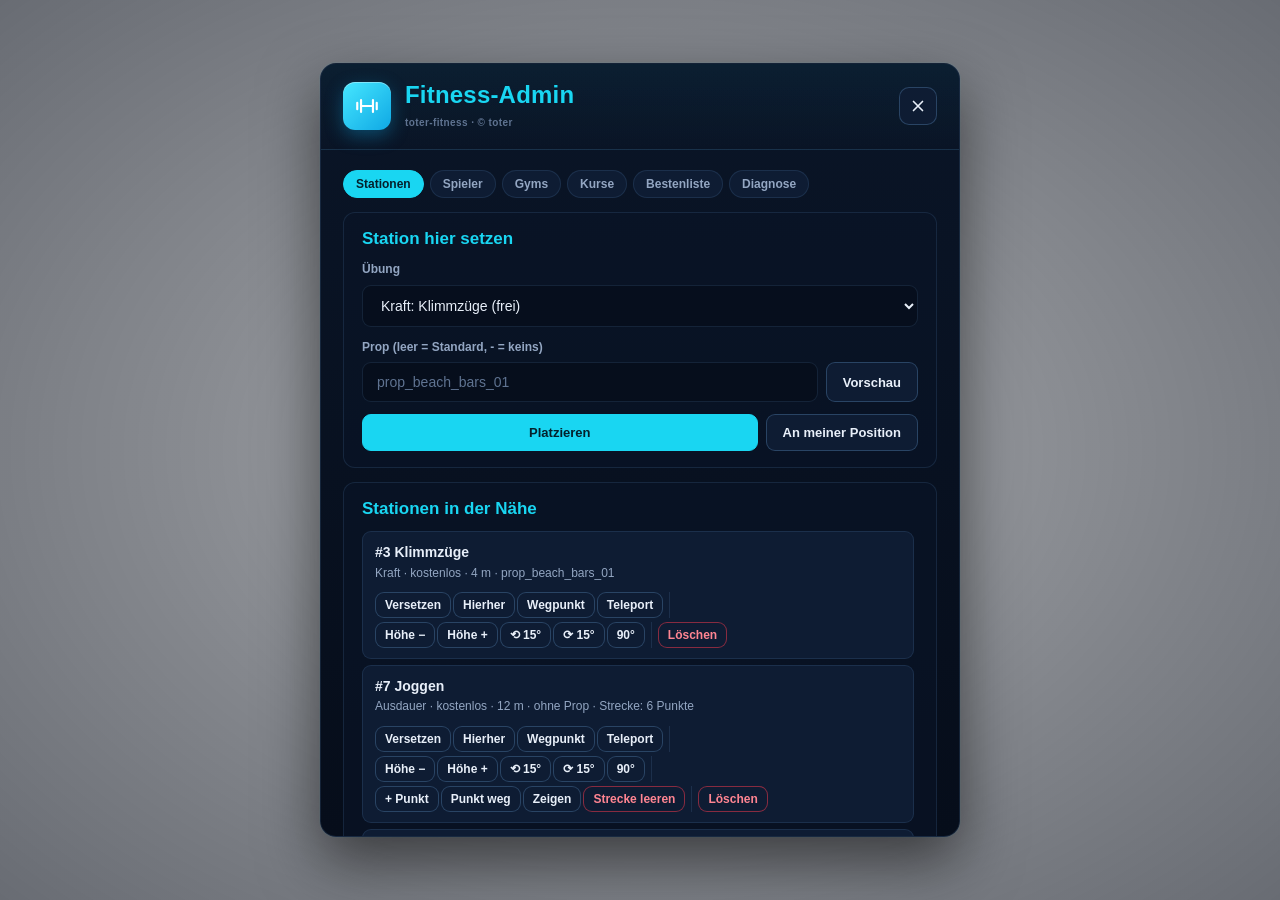
<file: html/index.html>
<!DOCTYPE html>
<!-- toter-fitness © toter · https://github.com/toter99/toter-fitness -->
<html lang="de">
<head>
<meta charset="utf-8">
<title>toter-fitness</title>
<link rel="stylesheet" href="toter-ui.css">
<link rel="stylesheet" href="fitness.css">
</head>
<body>

  <!-- Fitness-Menü (Taste, Radialmenü) -->
  <div class="tu-overlay" id="stats" data-nui-root hidden>
    <section class="tu-window fx-menue" role="dialog" aria-labelledby="menue-titel">
      <header class="tu-header">
        <div class="tu-icon" aria-hidden="true">
          <svg viewBox="0 0 24 24" fill="none" stroke="currentColor" stroke-width="2" stroke-linecap="round" stroke-linejoin="round"><path d="M6.5 6.5v11M17.5 6.5v11M3 9v6M21 9v6M6.5 12h11"/></svg>
        </div>
        <div class="tu-heading">
          <h1 class="tu-title" id="menue-titel">Fitness-Admin</h1>
          <span class="fx-credit">toter-fitness · © toter</span>
        </div>
        <button class="tu-close" type="button" aria-label="Schließen" onclick="Nui.close()">
          <svg viewBox="0 0 24 24" fill="none" stroke="currentColor" stroke-width="2.2" stroke-linecap="round"><path d="M6 6l12 12M18 6L6 18"/></svg>
        </button>
      </header>

      <div class="tu-body">
        <!-- Admin -->
        <div class="fx-seite" id="seite-admin">
          <nav class="fx-adminreiter" id="admin-unter">
            <button type="button" data-unter="stationen" class="is-active">Stationen</button>
            <button type="button" data-unter="spieler">Spieler</button>
            <button type="button" data-unter="gyms">Gyms</button>
            <button type="button" data-unter="kurse">Kurse</button>
            <button type="button" data-unter="besten">Bestenliste</button>
            <button type="button" data-unter="diagnose">Diagnose</button>
          </nav>

          <div class="fx-unterseite" data-unter="stationen">
            <div class="tu-panel">
              <div class="tu-panel-title">Station hier setzen</div>
              <div class="tu-field">
                <label class="tu-label" for="neu-uebung">Übung</label>
                <select class="tu-select" id="neu-uebung"></select>
              </div>
              <div class="tu-field">
                <label class="tu-label" for="neu-prop">Prop (leer = Standard, - = keins)</label>
                <div class="fx-zeile-2">
                  <input class="tu-input" id="neu-prop" placeholder="Standard">
                  <button class="tu-btn" type="button" id="neu-vorschau" title="Modell 20 Sekunden vor dir anzeigen">Vorschau</button>
                </div>
              </div>
              <div class="tu-field">
                <div class="fx-zeile-2">
                  <button class="tu-btn is-primary" type="button" id="neu-platzieren" title="Halbtransparentes Prop platzieren, drehen und Höhe einstellen">Platzieren</button>
                  <button class="tu-btn" type="button" id="neu-setzen">An meiner Position</button>
                </div>
              </div>
            </div>
            <div class="tu-panel fx-verwalten">
              <div class="tu-panel-title">Stationen in der Nähe</div>
              <ul class="tu-list fx-stationen" id="admin-liste"></ul>
            </div>
          </div>

          <div class="fx-unterseite" data-unter="spieler" hidden>
            <div class="tu-panel">
              <div class="tu-field fx-zeile-2">
                <input class="tu-input" id="sp-id" type="number" min="1" placeholder="Spieler-ID">
                <button class="tu-btn" type="button" id="sp-laden">Laden</button>
              </div>
              <p class="tu-hint" id="sp-fehler" hidden></p>
              <div id="sp-inhalt" hidden>
                <p class="tu-hint" id="sp-name"></p>
              </div>
            </div>
            <div id="sp-bereiche" hidden>
              <div class="tu-panel">
                <div class="tu-panel-title">Werte</div>
                <ul class="fx-sp-liste" id="sp-liste"></ul>
                <div class="tu-field fx-zeile-2">
                  <button class="tu-btn is-primary" type="button" id="sp-speichern">Werte speichern</button>
                  <button class="tu-btn" type="button" id="sp-alle">Heute alles freigeben</button>
                </div>
              </div>
              <div class="tu-columns">
                <div class="tu-panel">
                  <div class="tu-panel-title">Zustände</div>
                  <ul class="fx-sp-zustaende">
                    <li><span id="sp-kater"></span><button class="tu-btn" type="button" id="sp-kater-knopf">Muskelkater geben</button></li>
                    <li><span id="sp-shake"></span><button class="tu-btn" type="button" id="sp-shake-knopf">Entfernen</button></li>
                    <li><span id="sp-vitamine"></span><button class="tu-btn" type="button" id="sp-vitamine-knopf">Entfernen</button></li>
                  </ul>
                </div>
                <div class="tu-panel">
                  <div class="tu-panel-title">Probetage</div>
                  <ul class="fx-sp-zustaende" id="sp-probetage"></ul>
                </div>
              </div>
              <div class="tu-panel">
                <div class="tu-panel-title">Mitgliedskarte ausstellen oder verlängern</div>
                <div class="tu-field">
                <label class="tu-label" for="karte-gym-wahl">Gym</label>
                <select class="tu-select" id="karte-gym-wahl"></select>
              </div>
              <div class="tu-field fx-zeile is-karte">
                <div>
                  <label class="tu-label" for="karte-ziel">Spieler-ID</label>
                  <input class="tu-input" id="karte-ziel" type="number" min="1">
                </div>
                <div>
                  <label class="tu-label" for="karte-dauer">Dauer</label>
                  <input class="tu-input" id="karte-dauer" type="number" min="1" value="30">
                </div>
                <div>
                  <label class="tu-label" for="karte-einheit">&nbsp;</label>
                  <select class="tu-select" id="karte-einheit">
                    <option value="60">Minuten</option>
                    <option value="3600">Stunden</option>
                    <option value="86400" selected>Tage</option>
                  </select>
                </div>
              </div>
              <div class="tu-field">
                <button class="tu-btn is-primary is-block" type="button" id="karte-los">Ausstellen / verlängern</button>
              </div>
              </div>
            </div>
          </div>

          <div class="fx-unterseite" data-unter="gyms" hidden>
            <div class="tu-panel">
              <div class="tu-panel-title">Gyms</div>
              <div class="tu-field fx-zeile-2">
                <input class="tu-input" id="gym-name" maxlength="40" placeholder="Name, z. B. Muscle Beach Gym">
                <button class="tu-btn is-primary" type="button" id="gym-neu">Anlegen</button>
              </div>
              <ul class="tu-list fx-gyms" id="gym-liste"></ul>
            </div>
          </div>

          <div class="fx-unterseite" data-unter="kurse" hidden>
            <div class="tu-panel">
              <div class="tu-panel-title">Alle geplanten Kurse</div>
              <ul class="tu-list fx-admin-kurse" id="admin-kurse"></ul>
            </div>
          </div>

          <div class="fx-unterseite" data-unter="besten" hidden>
            <div class="tu-panel">
              <div class="tu-field fx-zeile-2">
                <select class="tu-select" id="admin-besten-uebung"></select>
                <button class="tu-btn is-danger" type="button" id="admin-besten-reset">Liste zurücksetzen</button>
              </div>
              <ul class="tu-list fx-admin-besten" id="admin-besten"></ul>
            </div>
          </div>

          <div class="fx-unterseite" data-unter="diagnose" hidden>
            <div class="tu-panel fx-diagnose">
              <div class="fx-diagnose-knoepfe">
                <button class="tu-btn" type="button" data-diagnose="stationen">Stationen und Props</button>
                <button class="tu-btn" type="button" data-diagnose="charakter">Mein Charakter</button>
                <button class="tu-btn" type="button" data-diagnose="kleidung">Kleidungspakete</button>
              </div>
              <pre class="fx-ausgabe" id="diagnose-ausgabe" hidden></pre>
            </div>
          </div>
        </div>
      </div>
        </div>
      </div>
    </section>
  </div>

  <!-- Minispiel während des Trainings -->
  <div class="fx-spiel" id="spiel" data-nui-root hidden>
    <div class="fx-kopf">
      <div>
        <div class="fx-titel" id="spiel-titel">Training</div>
        <div class="fx-unter" id="spiel-stat"></div>
      </div>
      <div class="fx-zeit" id="spiel-zeit">0</div>
    </div>

    <div class="fx-feld" id="feld-kraft" hidden>
      <div class="fx-kraft">
        <div class="fx-saeule">
          <div class="fx-saeule-fill" id="kraft-fill"></div>
          <div class="fx-schwelle"><span>80 %</span></div>
        </div>
        <div class="fx-kraft-info">
          <div class="fx-zahl" id="kraft-wdh">0</div>
          <div class="fx-label">Wiederholungen</div>
          <div class="fx-last" id="kraft-last"></div>
        </div>
      </div>
    </div>

    <div class="fx-feld" id="feld-dino" hidden>
      <canvas id="dino" width="560" height="170"></canvas>
    </div>

    <div class="fx-feld" id="feld-balance" hidden>
      <div class="fx-balance">
        <div class="fx-zone" id="balance-zone"></div>
        <div class="fx-nadel" id="balance-nadel"></div>
      </div>
      <div class="tu-bar fx-treffer"><span id="balance-quote"></span></div>
    </div>

    <div class="fx-feld" id="feld-yoga" hidden>
      <div class="fx-yoga">
        <div class="fx-stick" id="yoga-l">
          <div class="fx-stick-ziel" id="yoga-l-ziel"></div>
          <div class="fx-stick-punkt" id="yoga-l-punkt"></div>
          <span>WASD</span>
        </div>
        <div class="fx-yoga-mitte">
          <div class="fx-atem" id="yoga-atem"></div>
          <div class="fx-yoga-text" id="yoga-text">Haltung finden</div>
        </div>
        <div class="fx-stick" id="yoga-r">
          <div class="fx-stick-ziel" id="yoga-r-ziel"></div>
          <div class="fx-stick-punkt" id="yoga-r-punkt"></div>
          <span>Pfeile</span>
        </div>
      </div>
      <div class="fx-reihe"><span id="yoga-stand">Haltung 1 / 3</span><span></span></div>
    </div>

    <div class="fx-feld" id="feld-rhythmus" hidden>
      <div class="fx-rhythmus">
        <div class="fx-taste" id="rhythmus-taste">W</div>
        <svg class="fx-ring" viewBox="0 0 100 100" aria-hidden="true">
          <circle cx="50" cy="50" r="44" class="fx-ring-bg"/>
          <circle cx="50" cy="50" r="44" class="fx-ring-zeit" id="rhythmus-ring"/>
        </svg>
      </div>
      <div class="fx-reihe"><span id="rhythmus-stand">0 / 0</span><span id="rhythmus-combo"></span></div>
    </div>

    <p class="fx-hilfe" id="spiel-hilfe"></p>
    <div class="fx-ergebnis" id="spiel-ergebnis" hidden></div>
  </div>

  <!-- Gym-Empfang -->
  <div class="tu-overlay" id="empfang" data-nui-root hidden>
    <section class="tu-window fx-empfang" role="dialog" aria-labelledby="empfang-titel">
      <header class="tu-header">
        <div class="tu-icon" aria-hidden="true">
          <svg viewBox="0 0 24 24" fill="none" stroke="currentColor" stroke-width="2" stroke-linecap="round" stroke-linejoin="round"><rect x="3" y="6" width="18" height="12" rx="2"/><path d="M3 10h18M7 15h4"/></svg>
        </div>
        <div class="tu-heading">
          <h1 class="tu-title" id="empfang-titel">Empfang</h1>
          <span class="fx-koerper" id="empfang-unter"></span>
        </div>
        <button class="tu-close" type="button" aria-label="Schließen" onclick="Nui.close()">
          <svg viewBox="0 0 24 24" fill="none" stroke="currentColor" stroke-width="2.2" stroke-linecap="round"><path d="M6 6l12 12M18 6L6 18"/></svg>
        </button>
      </header>
      <div class="tu-body">
        <p class="tu-hint" id="empfang-karte" hidden></p>
        <p class="tu-hint fx-nur-preise" id="empfang-info" hidden>Hier siehst du nur die Preise. Kaufen kannst du bei den Mitarbeitern am Empfang.</p>
        <div class="fx-probetag" id="empfang-probetag" hidden>
          <div><b>Probetag</b></div>
          <button class="tu-btn is-primary" type="button" id="empfang-probetag-knopf">Probetag</button>
        </div>
        <div class="tu-field" id="empfang-kunden-feld" hidden>
          <label class="tu-label" for="empfang-kunde">Kunde in der Nähe</label>
          <select class="tu-select" id="empfang-kunde"></select>
          <p class="tu-hint" id="empfang-keiner" hidden>Niemand in der Nähe. Der Kunde muss neben dir am Empfang stehen.</p>
        </div>
        <div class="tu-label" id="empfang-tarife-titel">Mitgliedschaft</div>
        <div class="fx-tarife" id="empfang-tarife"></div>
        <div class="tu-field">
          <button class="tu-btn is-primary is-block" type="button" id="empfang-los">Angebot schicken</button>
        </div>
        <hr class="tu-divider">
        <div class="tu-label" id="empfang-shop-titel">Supplements</div>
        <ul class="fx-shop" id="empfang-shop"></ul>
      </div>
    </section>
  </div>

  <!-- Angebot für den Kunden -->
  <div class="tu-overlay" id="angebot" data-nui-root hidden>
    <section class="tu-window fx-angebot" role="dialog" aria-labelledby="angebot-titel">
      <header class="tu-header">
        <div class="tu-heading">
          <h1 class="tu-title" id="angebot-titel">Mitgliedschaft</h1>
          <span class="fx-koerper" id="angebot-zeit"></span>
        </div>
      </header>
      <div class="tu-body">
        <p id="angebot-text"></p>
        <div class="fx-angebot-preis" id="angebot-preis"></div>
        <div class="fx-zeile-2 fx-angebot-knoepfe">
          <button class="tu-btn" type="button" id="angebot-nein">Ablehnen</button>
          <button class="tu-btn is-primary" type="button" id="angebot-ja">Annehmen und bezahlen</button>
        </div>
      </div>
    </section>
  </div>

  <!-- Mitgliedskarte (Item benutzen) -->
  <div class="fx-karte-platz" id="karte-platz" hidden>
    <article class="fx-karte" id="karte">
      <div class="fx-karte-muster" aria-hidden="true"></div>
      <svg class="fx-karte-wasser" viewBox="0 0 24 24" aria-hidden="true"><path d="M6.5 6.5v11M17.5 6.5v11M3 9v6M21 9v6M6.5 12h11"/></svg>
      <header class="fx-karte-kopf">
        <div>
          <div class="fx-karte-art">Gym Membership</div>
          <div class="fx-karte-gym" id="karte-gym">Fitness Club</div>
        </div>
        <div class="fx-karte-logo" aria-hidden="true">
          <svg viewBox="0 0 24 24"><path d="M6.5 6.5v11M17.5 6.5v11M3 9v6M21 9v6M6.5 12h11"/></svg>
        </div>
      </header>
      <div class="fx-karte-mitte">
        <div class="fx-karte-chip" aria-hidden="true"><i></i><i></i><i></i></div>
        <dl class="fx-karte-daten">
          <div><dt>Name:</dt><dd id="karte-name">-</dd></div>
          <div><dt>Geburtsdatum:</dt><dd id="karte-geburt">-</dd></div>
          <div><dt>Mitglieds-Nr.:</dt><dd id="karte-nummer">-</dd></div>
          <div><dt>Gültig bis:</dt><dd id="karte-ablauf">-</dd></div>
        </dl>
      </div>
      <footer class="fx-karte-fuss">
        <span class="fx-karte-member">Member</span>
        <span class="fx-karte-rest" id="karte-rest"></span>
      </footer>
    </article>
    <div class="fx-karte-unter" id="karte-unter"></div>
  </div>

<script src="nui.js"></script>
<script src="app.js"></script>
</body>
</html>
</file>
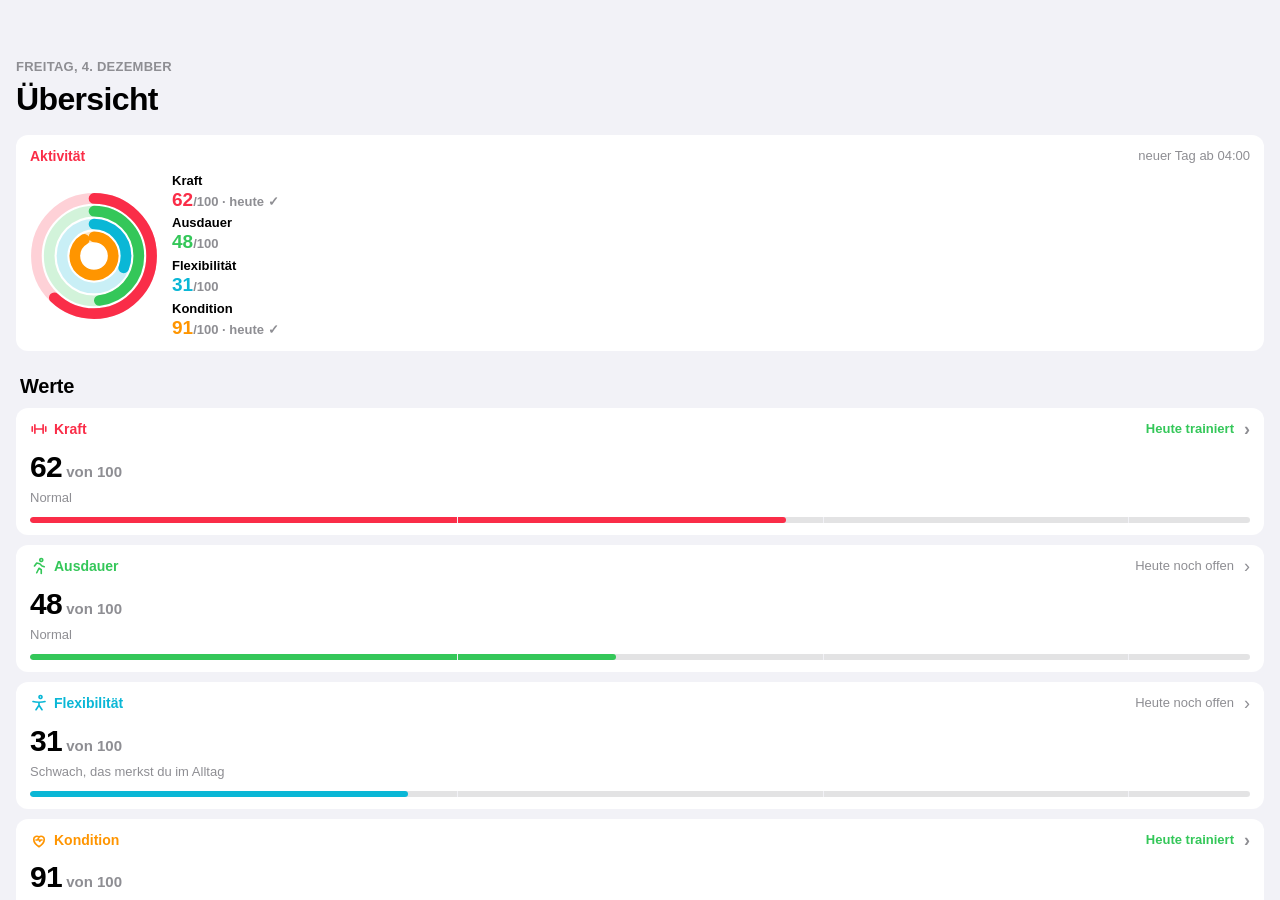
<file: html/telefon/fitness.html>
<!DOCTYPE html>
<!-- toter-fitness © toter · https://github.com/toter99/toter-fitness -->
<html lang="de">
<head>
<meta charset="utf-8">
<title>Fitness</title>
<link rel="stylesheet" href="app.css">
</head>
<body>
  <div class="hx" id="app">
    <header class="hx-kopf">
      <div class="hx-datum" id="datum"></div>
      <h1>Übersicht</h1>
    </header>

    <section class="hx-karte hx-ringe-karte">
      <div class="hx-karte-kopf"><span class="hx-tag is-rot">Aktivität</span><span class="hx-zeit" id="reset"></span></div>
      <div class="hx-ringe">
        <svg viewBox="0 0 120 120" id="ringe" aria-hidden="true"></svg>
        <ul class="hx-legende" id="legende"></ul>
      </div>
    </section>

    <h2 class="hx-abschnitt">Werte</h2>
    <div id="werte"></div>

    <h2 class="hx-abschnitt" id="kurse-titel" hidden>Kurse</h2>
    <section class="hx-karte hx-liste" id="kurse" hidden></section>

    <h2 class="hx-abschnitt">Zustand</h2>
    <section class="hx-karte hx-liste" id="zustand"></section>

    <h2 class="hx-abschnitt" id="mitglied-titel">Mitgliedschaften</h2>
    <section class="hx-karte hx-liste" id="mitglied"></section>

    <h2 class="hx-abschnitt">In der Nähe</h2>
    <section class="hx-karte hx-liste" id="stationen"></section>

    <h2 class="hx-abschnitt">Bestenliste</h2>
    <section class="hx-karte">
      <select class="hx-auswahl" id="rekord-wahl"></select>
      <div class="hx-liste hx-rekorde" id="rekorde"></div>
      <p class="hx-unter" id="rekord-eigen"></p>
    </section>

    <h2 class="hx-abschnitt">Gesamt</h2>
    <section class="hx-karte hx-liste">
      <div class="hx-zeile"><span>Trainingseinheiten</span><b id="einheiten">0</b></div>
      <div class="hx-zeile"><span>Körper</span><b id="koerper">normal</b></div>
    </section>

    <p class="hx-credit">toter-fitness · © toter</p>
  </div>

  <div class="hx-detail" id="detail" hidden>
    <button type="button" class="hx-zurueck" id="zurueck">‹ Übersicht</button>
    <div class="hx-kopf">
      <h1 id="detail-name"></h1>
    </div>
    <section class="hx-karte">
      <div class="hx-karte-kopf"><span class="hx-zeit" id="detail-zeitraum"></span></div>
      <div class="hx-zahl hx-detail-zahl"><b id="detail-wert"></b><small>von 100</small></div>
      <div class="hx-stufe" id="detail-stufe"></div>
      <svg class="hx-kurve" id="kurve" viewBox="0 0 320 170" preserveAspectRatio="none" aria-hidden="true"></svg>
      <div class="hx-achse"><span id="achse-von"></span><span id="achse-bis"></span></div>
    </section>
    <section class="hx-karte hx-liste" id="detail-zahlen"></section>
  </div>

  <script src="gemeinsam.js"></script>
  <script src="fitness.js"></script>
</body>
</html>
</file>
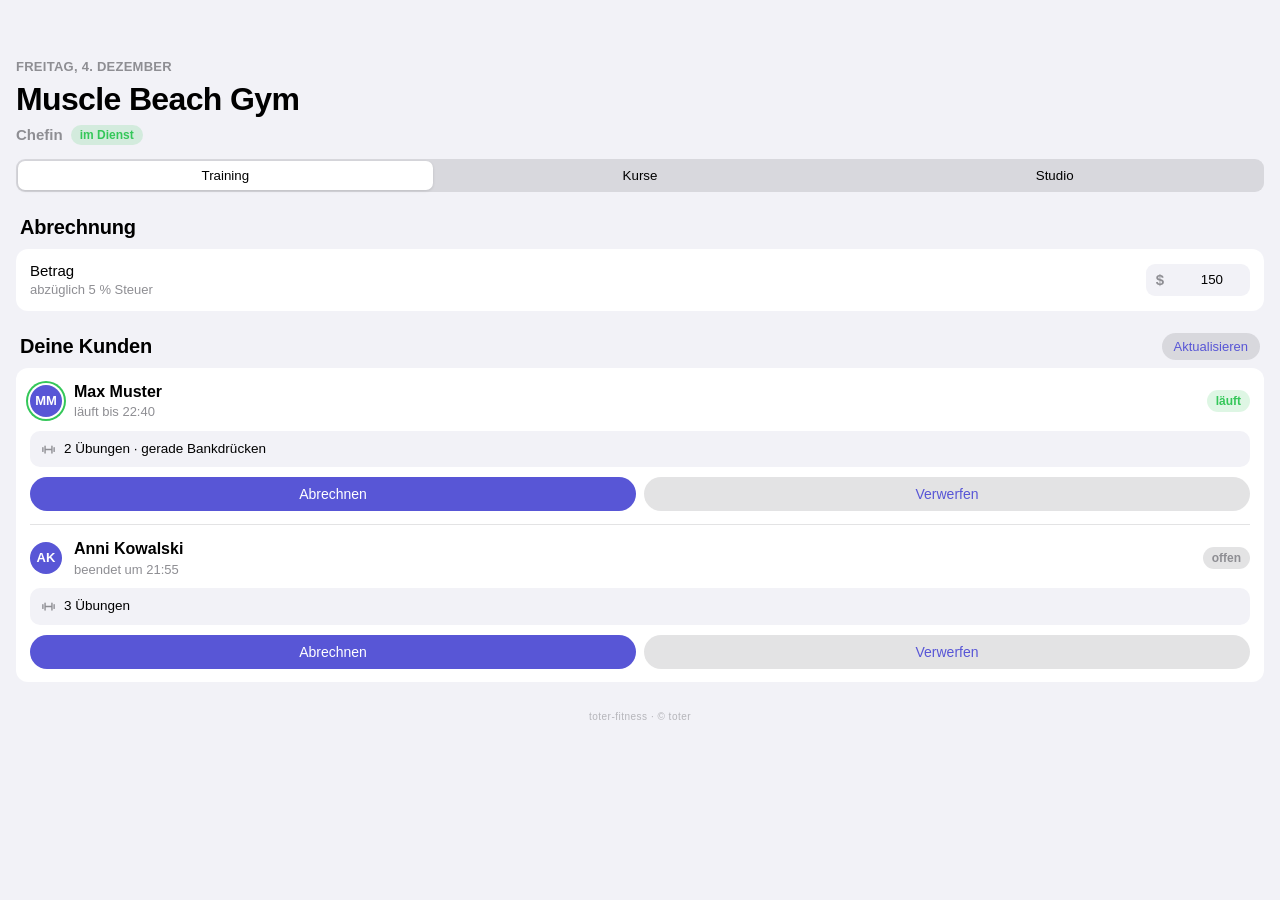
<file: html/telefon/gymdesk.html>
<!DOCTYPE html>
<!-- toter-fitness © toter · https://github.com/toter99/toter-fitness -->
<html lang="de">
<head>
<meta charset="utf-8">
<title>GymDesk</title>
<link rel="stylesheet" href="app.css">
</head>
<body class="ist-desk">
  <div class="hx" id="app">
    <header class="hx-kopf">
      <div class="hx-datum" id="datum"></div>
      <h1 id="gym">GymDesk</h1>
      <div class="hx-rolle"><span id="rang"></span><span class="hx-pille" id="dienst"></span></div>
    </header>

    <div class="hx-segment" id="segment" hidden>
      <button type="button" class="is-aktiv" data-seite="training">Training</button>
      <button type="button" data-seite="kurse">Kurse</button>
      <button type="button" data-seite="studio" id="segment-studio">Studio</button>
    </div>

    <div class="hx-seite" id="seite-training">
      <section class="hx-karte hx-hinweis" id="kein-trainer" hidden></section>
      <div id="training">
        <h2 class="hx-abschnitt">Abrechnung</h2>
        <section class="hx-karte hx-liste">
          <div class="hx-zeile">
            <span>Betrag<small id="steuer"></small></span>
            <label class="hx-feld">$<input type="number" id="preis" min="0" inputmode="numeric"></label>
          </div>
        </section>
        <h2 class="hx-abschnitt hx-mit-knopf">Deine Kunden <button type="button" class="hx-knopf" id="neu">Aktualisieren</button></h2>
        <section class="hx-karte hx-liste" id="kunden"></section>

      </div>
    </div>

    <div class="hx-seite" id="seite-kurse" hidden>
      <h2 class="hx-abschnitt">Geplant</h2>
      <section class="hx-karte hx-liste" id="kurs-liste"></section>

      <div id="kurs-neu">
      <h2 class="hx-abschnitt">Neuer Kurs</h2>
      <section class="hx-karte hx-liste hx-formular">
        <div class="hx-zeile"><span>Name</span><input class="hx-eingabe" id="kurs-titel" maxlength="60" placeholder="z. B. Yoga am Strand"></div>
        <div class="hx-zeile"><span>Übung</span><select class="hx-eingabe" id="kurs-uebung"></select></div>
        <div class="hx-zeile" id="kurs-route-zeile" hidden><span>Strecke</span><select class="hx-eingabe" id="kurs-route"></select></div>
        <div class="hx-zeile"><span>Plätze</span><input class="hx-eingabe" id="kurs-max" type="number" min="1" value="10" inputmode="numeric"></div>
        <div class="hx-zeile"><span>Tag</span><select class="hx-eingabe" id="kurs-tag"></select></div>
        <div class="hx-zeile"><span>Beginn</span><span class="hx-zeit-wahl"><select class="hx-eingabe" id="kurs-stunde"></select>:<select class="hx-eingabe" id="kurs-minute"></select> Uhr</span></div>
        <div class="hx-zeile"><span>Dauer</span><select class="hx-eingabe" id="kurs-dauer">
          <option value="15">15 Minuten</option><option value="30">30 Minuten</option><option value="45">45 Minuten</option><option value="60" selected>60 Minuten</option><option value="90">90 Minuten</option>
        </select></div>
        <div class="hx-zeile"><span>Preis</span><label class="hx-feld">$<input type="number" id="kurs-preis" min="0" value="0" inputmode="numeric"></label></div>
      </section>
      <p class="hx-fuss hx-links" id="kurs-tipp">Stell dich dorthin, wo du den Kurs abhalten willst.</p>
      <button type="button" class="hx-gross" id="kurs-planen">Kurs planen</button>
      </div>
    </div>

    <div class="hx-seite" id="seite-studio" hidden>
      <h2 class="hx-abschnitt">Mitgliedschaft</h2>
      <section class="hx-karte hx-liste" id="tarife"></section>
      <h2 class="hx-abschnitt">Shop am Empfang</h2>
      <section class="hx-karte hx-liste" id="shop"></section>
      <button type="button" class="hx-gross" id="speichern">Preise speichern</button>
      <h2 class="hx-abschnitt">Team online</h2>
      <section class="hx-karte hx-liste" id="team"></section>
    </div>
    <p class="hx-credit">toter-fitness · © toter</p>
  </div>

  <script src="gemeinsam.js"></script>
  <script src="gymdesk.js"></script>
</body>
</html>
</file>
<file: html/toter-ui.css>
/* toter-ui – Design-Kit für NUI-Oberflächen. Klassen beginnen mit tu-, Farben nur über die Variablen. */

:root {
  --tu-bg-0: #060d1a;
  --tu-bg-1: #0a1527;
  --tu-bg-2: #0e1c33;
  --tu-bg-3: #13243f;
  --tu-line: rgba(120, 180, 240, 0.13);
  --tu-line-strong: rgba(120, 180, 240, 0.26);

  --tu-text: #e8eff9;
  --tu-text-dim: #93a6c2;
  --tu-text-faint: #5f7391;

  --tu-accent: #19d6f2;
  --tu-accent-strong: #00bfe6;
  --tu-accent-soft: rgba(25, 214, 242, 0.12);
  --tu-accent-grad: linear-gradient(135deg, #46e7ff 0%, #0fa8e4 100%);
  --tu-on-accent: #04202b;

  --tu-ok: #22e06b;
  --tu-warn: #ffd21f;
  --tu-danger: #ff3b4e;
  --tu-badge: #ff1f5a;

  --tu-health: #e8323c;
  --tu-hunger: #f08a1c;
  --tu-thirst: #1e8fe8;

  --tu-radius-window: 16px;
  --tu-radius-panel: 12px;
  --tu-radius-tile: 9px;
  --tu-radius-pill: 999px;

  --tu-font: "Segoe UI", "Inter", "Helvetica Neue", Arial, sans-serif;
  --tu-font-display: "Arial Black", "Segoe UI Black", "Segoe UI", Arial, sans-serif;

  --tu-shadow: 0 24px 60px rgba(0, 0, 0, 0.55), 0 0 0 1px rgba(25, 214, 242, 0.04);
  --tu-ease: cubic-bezier(0.2, 0.8, 0.2, 1);
}

*, *::before, *::after { box-sizing: border-box; }

html, body {
  margin: 0;
  background: transparent;
  color: var(--tu-text);
  font: 14px/1.45 var(--tu-font);
  -webkit-font-smoothing: antialiased;
  user-select: none;
  overflow: hidden;
}

[hidden] { display: none !important; }

/* ---------------------------------------------------------------- Fenster */

.tu-overlay {
  position: fixed;
  inset: 0;
  display: grid;
  place-items: center;
  background: radial-gradient(ellipse at center, rgba(4, 10, 22, 0.35), rgba(4, 10, 22, 0.6));
}

.tu-window {
  width: min(900px, 94vw);
  max-height: 90vh;
  display: flex;
  flex-direction: column;
  background: linear-gradient(180deg, var(--tu-bg-1) 0%, var(--tu-bg-0) 100%);
  border: 1px solid var(--tu-line);
  border-radius: var(--tu-radius-window);
  box-shadow: var(--tu-shadow);
  overflow: hidden;
  animation: tu-in 0.22s var(--tu-ease);
}

@keyframes tu-in {
  from { opacity: 0; transform: translateY(8px) scale(0.985); }
  to   { opacity: 1; transform: none; }
}

.tu-header {
  display: flex;
  align-items: center;
  gap: 14px;
  padding: 18px 22px;
  border-bottom: 1px solid var(--tu-line);
  background: linear-gradient(180deg, rgba(25, 214, 242, 0.05), transparent);
}

.tu-icon {
  flex: none;
  width: 48px;
  height: 48px;
  display: grid;
  place-items: center;
  border-radius: 12px;
  background: var(--tu-accent-grad);
  color: #fff;
  box-shadow: 0 6px 18px rgba(15, 168, 228, 0.35), inset 0 1px 0 rgba(255, 255, 255, 0.35);
}
.tu-icon svg { width: 26px; height: 26px; }

.tu-heading { display: flex; flex-direction: column; gap: 6px; min-width: 0; }

.tu-title {
  margin: 0;
  font: 900 24px/1.1 var(--tu-font-display);
  color: var(--tu-accent);
  letter-spacing: 0.2px;
}

.tu-close {
  margin-left: auto;
  flex: none;
  width: 38px;
  height: 38px;
  display: grid;
  place-items: center;
  border-radius: 10px;
  border: 1px solid var(--tu-line-strong);
  background: var(--tu-bg-2);
  color: var(--tu-text);
  cursor: pointer;
  transition: background 0.15s, border-color 0.15s;
}
.tu-close:hover { background: var(--tu-bg-3); border-color: var(--tu-accent); }
.tu-close svg { width: 18px; height: 18px; }

.tu-body { padding: 20px 22px 22px; overflow: auto; }

.tu-columns { display: grid; grid-template-columns: 1fr 1fr; gap: 16px; }

/* ---------------------------------------------------------------- Flächen */

.tu-panel {
  background: rgba(10, 21, 39, 0.65);
  border: 1px solid var(--tu-line);
  border-radius: var(--tu-radius-panel);
  padding: 16px 18px;
}

.tu-panel-title {
  margin: 0 0 12px;
  font: 900 17px/1.2 var(--tu-font-display);
  color: var(--tu-accent);
}

.tu-hint { margin: 0; color: var(--tu-text-dim); font-size: 13px; text-align: center; }

.tu-label { display: block; margin-bottom: 6px; color: var(--tu-text-dim); font-size: 12px; font-weight: 600; }

.tu-divider { height: 1px; margin: 14px 0; background: var(--tu-line); border: 0; }

/* ------------------------------------------------------- Fortschritt, Pill */

.tu-progress {
  display: inline-flex;
  align-items: center;
  gap: 8px;
  padding: 4px 10px 4px 6px;
  border-radius: var(--tu-radius-pill);
  background: var(--tu-bg-2);
  border: 1px solid var(--tu-line);
  font-weight: 800;
  font-size: 12px;
}
.tu-progress-track { width: 64px; height: 6px; border-radius: 3px; background: rgba(255, 255, 255, 0.08); overflow: hidden; }
.tu-progress-fill { height: 100%; width: var(--value, 0%); background: var(--tu-ok); border-radius: 3px; transition: width 0.3s var(--tu-ease); }
.tu-progress.is-warn .tu-progress-fill { background: var(--tu-warn); }
.tu-progress.is-danger .tu-progress-fill { background: var(--tu-danger); }

.tu-bar { height: 6px; border-radius: 3px; background: rgba(255, 255, 255, 0.07); overflow: hidden; }
.tu-bar > span { display: block; height: 100%; width: var(--value, 0%); background: var(--tu-accent); border-radius: 3px; }

/* ------------------------------------------------------------------ Legende */

.tu-legend { display: flex; flex-wrap: wrap; justify-content: center; gap: 6px 18px; font-size: 12px; color: var(--tu-text-dim); }
.tu-dot { display: inline-block; width: 10px; height: 10px; border-radius: 50%; margin-right: 6px; vertical-align: -1px; background: var(--c, var(--tu-accent)); }
.tu-dot.is-ok { --c: var(--tu-ok); }
.tu-dot.is-warn { --c: var(--tu-warn); }
.tu-dot.is-danger { --c: var(--tu-danger); }

/* ------------------------------------------------------------------ Buttons */

.tu-btn {
  display: inline-flex;
  align-items: center;
  justify-content: center;
  gap: 8px;
  padding: 10px 16px;
  border-radius: var(--tu-radius-tile);
  border: 1px solid var(--tu-line-strong);
  background: var(--tu-bg-2);
  color: var(--tu-text);
  font: 700 13px var(--tu-font);
  cursor: pointer;
  transition: background 0.15s, border-color 0.15s, transform 0.1s;
}
.tu-btn:hover { background: var(--tu-bg-3); border-color: var(--tu-accent); }
.tu-btn:active { transform: translateY(1px); }
.tu-btn:disabled { opacity: 0.45; cursor: not-allowed; }
.tu-btn svg { width: 16px; height: 16px; }

.tu-btn.is-primary { background: var(--tu-accent); border-color: var(--tu-accent); color: var(--tu-on-accent); }
.tu-btn.is-primary:hover { background: #4ce2f8; }
.tu-btn.is-danger { border-color: rgba(255, 59, 78, 0.5); color: #ff8592; }
.tu-btn.is-danger:hover { background: rgba(255, 59, 78, 0.12); border-color: var(--tu-danger); }
.tu-btn.is-block { width: 100%; }

/* ------------------------------------------------------------------ Eingaben */

.tu-input, .tu-select {
  width: 100%;
  padding: 11px 14px;
  border-radius: var(--tu-radius-tile);
  border: 1px solid var(--tu-line);
  background: rgba(6, 13, 26, 0.7);
  color: var(--tu-text);
  font: 14px var(--tu-font);
  outline: none;
  transition: border-color 0.15s, box-shadow 0.15s;
  user-select: text;
}
.tu-input::placeholder { color: var(--tu-text-faint); }
.tu-input:focus, .tu-select:focus { border-color: var(--tu-accent); box-shadow: 0 0 0 3px var(--tu-accent-soft); }

.tu-field + .tu-field { margin-top: 12px; }

/* ------------------------------------------------------- Interaktionsmenü */

.tu-menu {
  width: 340px;
  border-radius: var(--tu-radius-panel);
  overflow: hidden;
  background: var(--tu-bg-0);
  border: 1px solid var(--tu-line);
  box-shadow: var(--tu-shadow);
  animation: tu-in 0.18s var(--tu-ease);
}
.tu-menu-head { padding: 12px 16px; background: var(--tu-accent); color: var(--tu-on-accent); font: 800 17px var(--tu-font); }
.tu-menu-sub { padding: 9px 16px 6px; color: var(--tu-text-faint); font-size: 12px; }
.tu-menu-list { margin: 0; padding: 0 0 6px; list-style: none; }
.tu-menu-item {
  display: flex;
  align-items: center;
  gap: 12px;
  padding: 10px 16px;
  border-left: 3px solid transparent;
  color: var(--tu-text);
  font-weight: 600;
  cursor: pointer;
  transition: background 0.12s;
}
.tu-menu-item svg { width: 16px; height: 16px; color: var(--tu-accent); flex: none; }
.tu-menu-item:hover { background: var(--tu-bg-2); }
.tu-menu-item.is-active { background: var(--tu-accent-soft); border-left-color: var(--tu-accent); font-weight: 800; }
.tu-menu-foot { padding: 10px 16px 12px; border-top: 2px solid var(--tu-accent); color: var(--tu-text); font-size: 12.5px; font-style: italic; }

/* ------------------------------------------------- Inventar und Kacheln */

.tu-grid { display: grid; grid-template-columns: repeat(auto-fill, minmax(78px, 1fr)); gap: 10px; }

.tu-slot {
  position: relative;
  aspect-ratio: 1 / 1.08;
  display: flex;
  flex-direction: column;
  align-items: center;
  justify-content: center;
  padding: 8px 6px 6px;
  border-radius: var(--tu-radius-tile);
  background: var(--tu-bg-2);
  border: 1px solid var(--tu-line);
  cursor: pointer;
  transition: border-color 0.15s, transform 0.12s;
}
.tu-slot:hover { border-color: var(--tu-accent); transform: translateY(-1px); }
.tu-slot.is-selected { border-color: var(--tu-accent); box-shadow: 0 0 0 2px var(--tu-accent-soft); }
.tu-slot img, .tu-slot .tu-slot-img { width: 46px; height: 46px; object-fit: contain; margin-bottom: auto; margin-top: 4px; }
.tu-slot-qty {
  width: 100%;
  padding: 2px 0;
  border-radius: 5px;
  background: var(--tu-bg-0);
  font-size: 11px;
  font-weight: 700;
  text-align: center;
}
.tu-badge {
  position: absolute;
  top: -6px;
  right: -6px;
  min-width: 22px;
  height: 22px;
  padding: 0 6px;
  display: grid;
  place-items: center;
  border-radius: var(--tu-radius-pill);
  background: var(--tu-badge);
  color: #fff;
  font-size: 11.5px;
  font-weight: 800;
  box-shadow: 0 2px 6px rgba(255, 31, 90, 0.4);
}

.tu-hotbar { display: flex; flex-direction: column; gap: 8px; }
.tu-hotslot {
  position: relative;
  width: 52px;
  height: 46px;
  display: grid;
  place-items: center;
  border-radius: var(--tu-radius-tile);
  background: var(--tu-bg-1);
  border: 1px solid var(--tu-line);
  color: var(--tu-text-dim);
  font-weight: 600;
}
.tu-hotslot.is-filled { border: 1px dashed var(--tu-accent); color: var(--tu-text); }
.tu-hotslot-count { position: absolute; right: 4px; bottom: 2px; font-size: 10px; color: var(--tu-accent); font-weight: 800; }

/* ------------------------------------------------------------ Seitenleiste */

.tu-rail { display: flex; flex-direction: column; gap: 6px; padding: 8px; background: var(--tu-bg-0); }
.tu-rail-btn {
  width: 44px;
  height: 44px;
  display: grid;
  place-items: center;
  border: 0;
  border-radius: 11px;
  background: transparent;
  color: var(--tu-text);
  cursor: pointer;
  transition: background 0.15s;
}
.tu-rail-btn svg { width: 22px; height: 22px; }
.tu-rail-btn:hover { background: var(--tu-bg-2); }
.tu-rail-btn.is-active { background: var(--tu-accent); color: var(--tu-on-accent); }

.tu-topbar {
  display: flex;
  align-items: center;
  gap: 12px;
  padding: 14px 20px;
  background: linear-gradient(90deg, var(--tu-accent) 0%, #4fe6fb 100%);
  color: var(--tu-on-accent);
  font: 700 15px var(--tu-font);
}

/* ------------------------------------------------------------- Statusringe */

.tu-ring { --size: 46px; --value: 100; --c: var(--tu-accent); position: relative; width: var(--size); height: var(--size); }
.tu-ring svg { width: 100%; height: 100%; transform: rotate(-90deg); }
.tu-ring circle { fill: none; stroke-width: 4; }
.tu-ring .tu-ring-track { stroke: rgba(255, 255, 255, 0.08); }
.tu-ring .tu-ring-value {
  stroke: var(--c);
  stroke-linecap: round;
  stroke-dasharray: 113.1;
  stroke-dashoffset: calc(113.1 - 113.1 * var(--value) / 100);
  transition: stroke-dashoffset 0.4s var(--tu-ease);
}
.tu-ring-icon { position: absolute; inset: 0; display: grid; place-items: center; color: #fff; }
.tu-ring-icon svg { width: 18px; height: 18px; transform: none; }
.tu-ring.is-health { --c: var(--tu-health); }
.tu-ring.is-hunger { --c: var(--tu-hunger); }
.tu-ring.is-thirst { --c: var(--tu-thirst); }

/* ------------------------------------------------------- Benachrichtigung */

.tu-toasts { position: fixed; top: 24px; right: 24px; display: flex; flex-direction: column; gap: 10px; z-index: 50; }
.tu-toast {
  min-width: 260px;
  max-width: 360px;
  display: flex;
  gap: 12px;
  align-items: flex-start;
  padding: 12px 14px;
  border-radius: var(--tu-radius-panel);
  background: var(--tu-bg-1);
  border: 1px solid var(--tu-line);
  border-left: 3px solid var(--c, var(--tu-accent));
  box-shadow: var(--tu-shadow);
  animation: tu-toast-in 0.25s var(--tu-ease);
}
.tu-toast b { display: block; color: var(--c, var(--tu-accent)); font-weight: 800; margin-bottom: 2px; }
.tu-toast span { color: var(--tu-text-dim); font-size: 13px; }
.tu-toast.is-ok { --c: var(--tu-ok); }
.tu-toast.is-warn { --c: var(--tu-warn); }
.tu-toast.is-danger { --c: var(--tu-danger); }
.tu-toast.is-leaving { opacity: 0; transform: translateX(16px); transition: 0.25s var(--tu-ease); }
@keyframes tu-toast-in { from { opacity: 0; transform: translateX(16px); } to { opacity: 1; transform: none; } }

/* ------------------------------------------------------------- Listen */

.tu-list { margin: 0; padding: 0; list-style: none; }
.tu-list-item {
  display: flex;
  align-items: center;
  gap: 12px;
  padding: 10px 12px;
  border-radius: var(--tu-radius-tile);
  border: 1px solid transparent;
}
.tu-list-item + .tu-list-item { margin-top: 4px; }
.tu-list-item:hover { background: var(--tu-bg-2); border-color: var(--tu-line); }
.tu-list-meta { margin-left: auto; color: var(--tu-text-dim); font-size: 12px; font-variant-numeric: tabular-nums; }

/* -------------------------------------------------------- Scrollbalken */

::-webkit-scrollbar { width: 8px; height: 8px; }
::-webkit-scrollbar-track { background: transparent; }
::-webkit-scrollbar-thumb { background: var(--tu-bg-3); border-radius: 4px; }
::-webkit-scrollbar-thumb:hover { background: var(--tu-line-strong); }

@media (prefers-reduced-motion: reduce) {
  *, *::before, *::after { animation: none !important; transition: none !important; }
}
</file>
<file: html/fitness.css>
/* toter-fitness: nur Ergänzungen zum Design-Kit, Farben über die --tu-Variablen. */

/* Minispiel unten mittig, damit man den Charakter sieht */
.fx-spiel {
  position: fixed;
  left: 50%;
  bottom: 6vh;
  transform: translateX(-50%);
  width: 600px;
  padding: 18px 20px 16px;
  background: rgba(6, 13, 26, 0.88);
  border: 1px solid var(--tu-line-strong);
  border-radius: var(--tu-radius-window);
  box-shadow: var(--tu-shadow);
}

.fx-kopf { display: flex; justify-content: space-between; align-items: flex-start; margin-bottom: 14px; }
.fx-titel { font: 900 20px/1.1 var(--tu-font-display); }
.fx-unter { color: var(--tu-accent); font-size: 12px; font-weight: 700; letter-spacing: 0.06em; text-transform: uppercase; margin-top: 4px; }
.fx-zeit { font: 900 26px/1 var(--tu-font-display); font-variant-numeric: tabular-nums; color: var(--tu-text-dim); }
.fx-zeit.is-knapp { color: var(--tu-warn); }

.fx-hilfe { margin: 12px 0 0; color: var(--tu-text-dim); font-size: 13px; text-align: center; }
.fx-hilfe kbd {
  display: inline-block; min-width: 22px; padding: 1px 7px; margin: 0 2px;
  border: 1px solid var(--tu-line-strong); border-bottom-width: 3px; border-radius: 6px;
  background: var(--tu-bg-2); color: var(--tu-text); font: 700 12px/1.5 var(--tu-font);
}

.fx-ergebnis {
  position: absolute; inset: 0; display: grid; place-items: center;
  background: rgba(6, 13, 26, 0.92); border-radius: var(--tu-radius-window);
  font: 900 28px/1.2 var(--tu-font-display); text-align: center;
}
.fx-ergebnis small { display: block; font: 600 14px/1.4 var(--tu-font); color: var(--tu-text-dim); margin-top: 6px; }

/* Kraft */
.fx-kraft { display: flex; align-items: center; gap: 28px; justify-content: center; }
.fx-saeule { position: relative; width: 56px; height: 240px; margin-right: 44px; border-radius: 12px; background: rgba(255, 255, 255, 0.06); border: 1px solid var(--tu-line); }
.fx-saeule-fill { position: absolute; left: 0; right: 0; bottom: 0; height: 0%; border-radius: 11px; background: var(--tu-accent-grad); }
.fx-saeule-fill.is-oben { background: linear-gradient(180deg, var(--tu-ok), #12a64d); }
.fx-schwelle { position: absolute; left: -4px; right: -4px; bottom: 80%; height: 0; border-top: 2px dashed var(--tu-warn); }
.fx-schwelle span { position: absolute; left: 64px; top: -10px; color: var(--tu-warn); font-size: 11px; font-weight: 800; white-space: nowrap; }
.fx-kraft-info { min-width: 170px; }
.fx-zahl { font: 900 64px/1 var(--tu-font-display); font-variant-numeric: tabular-nums; }
.fx-zahl.is-puls { animation: fx-puls 0.3s var(--tu-ease); }
@keyframes fx-puls { 50% { transform: scale(1.15); color: var(--tu-ok); } }
.fx-label { color: var(--tu-text-dim); font-size: 13px; margin-top: 4px; }
.fx-last { margin-top: 14px; font-size: 12px; font-weight: 700; color: var(--tu-text-faint); min-height: 16px; }
.fx-last.is-schwer { color: var(--tu-danger); }

/* Dino */
#dino { display: block; width: 100%; height: auto; border-radius: var(--tu-radius-panel); background: rgba(255, 255, 255, 0.03); }

/* Balance */
.fx-balance { position: relative; height: 54px; border-radius: 12px; background: rgba(255, 255, 255, 0.06); border: 1px solid var(--tu-line); overflow: hidden; }
.fx-zone { position: absolute; top: 0; bottom: 0; left: 40%; width: 20%; background: rgba(34, 224, 107, 0.22); border-left: 2px solid var(--tu-ok); border-right: 2px solid var(--tu-ok); }
.fx-zone.is-drin { background: rgba(34, 224, 107, 0.38); }
.fx-nadel { position: absolute; top: 6px; bottom: 6px; width: 6px; margin-left: -3px; left: 50%; border-radius: 3px; background: var(--tu-text); box-shadow: 0 0 12px rgba(255, 255, 255, 0.6); }
.fx-treffer { margin-top: 12px; height: 8px; }
.fx-treffer > span { background: var(--tu-ok); }

/* Rhythmus */
.fx-rhythmus { position: relative; width: 150px; height: 150px; margin: 0 auto; }
.fx-taste {
  position: absolute; inset: 22px; display: grid; place-items: center; border-radius: 50%;
  background: var(--tu-bg-2); border: 1px solid var(--tu-line-strong);
  font: 900 46px/1 var(--tu-font-display); color: var(--tu-text);
}
.fx-taste.is-treffer { background: rgba(34, 224, 107, 0.25); border-color: var(--tu-ok); }
.fx-taste.is-fehler { background: rgba(255, 59, 78, 0.22); border-color: var(--tu-danger); }
.fx-ring { position: absolute; inset: 0; transform: rotate(-90deg); }
.fx-ring circle { fill: none; stroke-width: 6; }
.fx-ring-bg { stroke: rgba(255, 255, 255, 0.07); }
.fx-ring-zeit { stroke: var(--tu-accent); stroke-linecap: round; stroke-dasharray: 276.5; stroke-dashoffset: 0; }
.fx-reihe { display: flex; justify-content: space-between; margin-top: 10px; font-weight: 700; color: var(--tu-text-dim); font-variant-numeric: tabular-nums; }
#rhythmus-combo { color: var(--tu-ok); }

/* Yoga */
.fx-yoga { display: grid; grid-template-columns: 150px 1fr 150px; align-items: center; gap: 16px; }
.fx-stick { position: relative; width: 150px; height: 150px; border-radius: 50%; background: rgba(255, 255, 255, 0.05); border: 2px solid var(--tu-line); transition: border-color 0.15s; }
.fx-stick.is-drin { border-color: var(--tu-ok); }
.fx-stick span { position: absolute; left: 0; right: 0; bottom: -22px; text-align: center; font-size: 11px; font-weight: 800; color: var(--tu-text-faint); letter-spacing: 0.06em; text-transform: uppercase; }
.fx-stick-ziel, .fx-stick-punkt { position: absolute; border-radius: 50%; transform: translate(-50%, -50%); }
.fx-stick-ziel { width: 34px; height: 34px; border: 3px solid var(--tu-accent); box-shadow: 0 0 14px var(--tu-accent); }
.fx-stick.is-drin .fx-stick-ziel { border-color: var(--tu-ok); box-shadow: 0 0 14px var(--tu-ok); }
.fx-stick-punkt { left: 50%; top: 50%; width: 18px; height: 18px; background: var(--tu-text); box-shadow: 0 0 10px rgba(255, 255, 255, 0.6); }
.fx-yoga-mitte { display: grid; justify-items: center; gap: 12px; }
.fx-atem { width: 120px; height: 120px; border-radius: 50%; border: 3px solid var(--tu-line-strong); background: radial-gradient(circle, rgba(25, 214, 242, 0.25), rgba(25, 214, 242, 0.04)); transform: scale(0.55); }
.fx-atem.is-richtig { border-color: var(--tu-ok); background: radial-gradient(circle, rgba(34, 224, 107, 0.3), rgba(34, 224, 107, 0.05)); }
.fx-atem.is-falsch { border-color: var(--tu-danger); background: radial-gradient(circle, rgba(255, 59, 78, 0.25), rgba(255, 59, 78, 0.04)); }
.fx-yoga-text { font: 900 16px/1.2 var(--tu-font-display); text-align: center; min-height: 20px; }
#feld-yoga .fx-reihe { margin-top: 30px; }

/* Fitness-Menü */
.fx-menue { width: min(640px, 94vw); max-height: 86vh; display: flex; flex-direction: column; }
.fx-menue .tu-body { flex: 1; min-height: 0; }
.fx-koerper { font-size: 12px; font-weight: 700; color: var(--tu-text-dim); }
.fx-koerper b { color: var(--tu-accent); }

.fx-seite .tu-columns { margin-bottom: 16px; }
.fx-zeile { display: grid; grid-template-columns: 1.3fr 0.8fr 0.9fr; gap: 8px; }
.fx-stationen { display: grid; gap: 6px; }
.fx-station {
  display: grid; grid-template-columns: 1fr auto; align-items: center; gap: 10px;
  padding: 10px 12px; border-radius: var(--tu-radius-tile); background: var(--tu-bg-2); border: 1px solid var(--tu-line);
}
.fx-station-name { font-weight: 800; }
.fx-station-info { color: var(--tu-text-dim); font-size: 12px; margin-top: 2px; }
.fx-station-info .is-studio { color: var(--tu-accent); font-weight: 700; }
.fx-station-knoepfe { display: flex; flex-wrap: wrap; gap: 4px; justify-content: flex-end; }
.fx-station .tu-btn { padding: 5px 9px; font-size: 12px; min-height: 0; }
.fx-station.is-admin { grid-template-columns: 1fr; }
.fx-station.is-admin .fx-station-knoepfe { justify-content: flex-start; }
.fx-gruppe { display: inline-flex; gap: 2px; padding-right: 6px; margin-right: 2px; border-right: 1px solid var(--tu-line); }
.fx-gruppe:last-child { border-right: 0; }
.fx-verwalten .fx-stationen { max-height: 34vh; overflow: auto; padding-right: 4px; }

/* Mitgliedschaften im Menü */

.fx-zeile-2 { display: grid; grid-template-columns: 1fr auto; gap: 8px; }
.fx-gyms { margin-top: 10px; }
.fx-gyms .tu-list-item { display: grid; grid-template-columns: 1fr auto; align-items: center; gap: 8px; }
.fx-gyms small { color: var(--tu-text-faint); }
.fx-gym-wahl { min-height: 0; padding: 4px 8px; font-size: 12px; width: auto; }

/* ------------------------------------------------------------ Mitgliedskarte */
.fx-karte-platz {
  position: fixed; right: 3vw; top: 50%; transform: translateY(-50%);
  display: grid; gap: 8px; justify-items: center;
  animation: fx-karte-rein 0.45s var(--tu-ease);
}
.fx-karte-platz.is-weg { opacity: 0; transform: translate(30px, -50%); transition: 0.35s var(--tu-ease); }
@keyframes fx-karte-rein { from { opacity: 0; transform: translate(40px, -50%) rotate(3deg); } }
.fx-karte-unter { font-size: 12px; color: #fff; text-shadow: 0 1px 3px #000; font-weight: 700; }

.fx-karte {
  --k-cyan: #29e6ff; --k-pink: #ff2fa8; --k-gold: #f6c453;
  position: relative; width: 440px; height: 278px; border-radius: 18px; overflow: hidden;
  color: #f3f7ff; font-family: var(--tu-font);
  background:
    radial-gradient(120% 90% at 100% 0%, rgba(255, 47, 168, 0.45), transparent 55%),
    radial-gradient(90% 80% at 0% 100%, rgba(41, 230, 255, 0.35), transparent 60%),
    linear-gradient(155deg, #0b1230 0%, #170b33 55%, #08061a 100%);
  box-shadow: 0 22px 50px rgba(0, 0, 0, 0.6), inset 0 0 0 1px rgba(255, 255, 255, 0.12);
}
.fx-karte::after { /* Glanz */
  content: ""; position: absolute; inset: 0; pointer-events: none;
  background: linear-gradient(115deg, transparent 30%, rgba(255, 255, 255, 0.13) 45%, transparent 52%);
}
.fx-karte-muster {
  position: absolute; inset: 0; opacity: 0.35;
  background:
    repeating-linear-gradient(-55deg, transparent 0 22px, rgba(41, 230, 255, 0.12) 22px 24px),
    repeating-linear-gradient(0deg, transparent 0 3px, rgba(255, 255, 255, 0.025) 3px 4px);
  mask-image: linear-gradient(100deg, transparent 35%, #000 75%);
}
.fx-karte-wasser {
  position: absolute; right: -36px; bottom: -58px; width: 250px; height: 250px; transform: rotate(-28deg);
  fill: none; stroke: rgba(255, 255, 255, 0.07); stroke-width: 2.6; stroke-linecap: round;
}
.fx-karte-kopf {
  position: relative; display: flex; justify-content: space-between; align-items: flex-start;
  padding: 18px 20px 0;
}
.fx-karte-art {
  display: inline-block; padding: 3px 9px; border-radius: 999px; font: 800 10px/1.2 var(--tu-font);
  letter-spacing: 0.22em; text-transform: uppercase; color: #0a0f24;
  background: linear-gradient(90deg, var(--k-cyan), #8fd8ff);
}
.fx-karte-gym {
  margin-top: 8px; max-width: 300px; font: 900 27px/1.02 var(--tu-font-display); text-transform: uppercase;
  letter-spacing: 0.01em; overflow: hidden; display: -webkit-box; -webkit-line-clamp: 2; -webkit-box-orient: vertical;
  background: linear-gradient(90deg, #ffffff 0%, var(--k-cyan) 55%, var(--k-pink) 100%);
  -webkit-background-clip: text; background-clip: text; color: transparent;
  filter: drop-shadow(0 2px 8px rgba(41, 230, 255, 0.35));
}
.fx-karte-logo {
  flex: none; width: 54px; height: 54px; border-radius: 50%; display: grid; place-items: center;
  background: conic-gradient(from 200deg, var(--k-cyan), var(--k-pink), var(--k-cyan));
  box-shadow: 0 0 18px rgba(255, 47, 168, 0.45);
}
.fx-karte-logo svg {
  width: 46px; height: 46px; padding: 9px; border-radius: 50%; background: #0d0b26;
  fill: none; stroke: #fff; stroke-width: 2.2; stroke-linecap: round;
}
.fx-karte-mitte { position: relative; display: grid; grid-template-columns: 52px 1fr; gap: 16px; align-items: center; padding: 16px 20px 0; }
.fx-karte-chip {
  width: 50px; height: 38px; border-radius: 7px; display: grid; grid-template-rows: repeat(3, 1fr); gap: 3px; padding: 5px;
  background: linear-gradient(135deg, #fbe29a, var(--k-gold) 45%, #b8862b);
  box-shadow: inset 0 0 0 1px rgba(0, 0, 0, 0.25);
}
.fx-karte-chip i { border: 1px solid rgba(90, 60, 10, 0.45); border-radius: 2px; }
.fx-karte-daten { margin: 0; display: grid; gap: 3px; font: 600 12.5px/1.25 "Consolas", "Courier New", monospace; text-transform: uppercase; }
.fx-karte-daten div { display: flex; gap: 8px; }
.fx-karte-daten dt { width: 112px; flex: none; color: rgba(220, 235, 255, 0.62); }
.fx-karte-daten dd { margin: 0; color: #fff; font-weight: 800; white-space: nowrap; overflow: hidden; text-overflow: ellipsis; }
.fx-karte-fuss {
  position: absolute; left: 0; right: 0; bottom: 0; display: flex; justify-content: space-between; align-items: center;
  padding: 10px 20px; background: linear-gradient(90deg, rgba(41, 230, 255, 0.16), rgba(255, 47, 168, 0.22));
  border-top: 1px solid rgba(255, 255, 255, 0.1);
}
.fx-karte-member {
  font: 900 15px var(--tu-font-display); letter-spacing: 0.32em; text-transform: uppercase;
  background: linear-gradient(90deg, #b6f6ff, #ffd0ec, #b6f6ff); -webkit-background-clip: text; background-clip: text; color: transparent;
}
.fx-karte-rest { font-size: 11px; font-weight: 800; padding: 3px 9px; border-radius: 999px; background: rgba(0, 0, 0, 0.35); }
.fx-karte-rest.is-knapp { background: rgba(255, 59, 78, 0.8); }
.fx-zeile.is-karte { grid-template-columns: 0.9fr 0.7fr 1.3fr; }

.fx-sp-liste { list-style: none; margin: 8px 0 10px; padding: 0; display: grid; gap: 6px; }
.fx-sp-zeile { display: grid; grid-template-columns: 1fr 70px 92px; gap: 8px; align-items: center; }
.fx-sp-zeile small { display: block; color: var(--tu-text-faint); font-size: 11px; }
.fx-sp-zeile .tu-input { padding: 6px 8px; min-height: 0; }
.fx-sp-zeile .tu-btn { padding: 6px 8px; font-size: 12px; min-height: 0; }
.fx-sp-ok { font-size: 12px; font-weight: 800; color: var(--tu-ok); text-align: center; }

/* Gym-Einstellungen im Admin-Menü */
.fx-gym-zeile { display: grid; gap: 8px; }
.fx-gym-kopf { display: grid; grid-template-columns: 1fr auto auto; gap: 6px; align-items: center; }
.fx-gym-mehr { display: grid; gap: 6px; padding: 8px 0 4px; }
.fx-gym-preise { display: grid; grid-template-columns: repeat(3, 1fr); gap: 6px; }
.fx-gym-mehr .tu-input, .fx-gym-kopf .tu-btn, .fx-gym-mehr .tu-btn { padding: 6px 8px; min-height: 0; font-size: 12px; }
.fx-gym-mehr .tu-label { font-size: 11px; }
.fx-gym-knoepfe { display: flex; flex-wrap: wrap; gap: 4px; }

/* Empfang und Angebot */
.fx-empfang { width: min(440px, 94vw); }
.fx-tarife { display: grid; gap: 6px; margin: 6px 0 12px; }
.fx-tarif {
  display: flex; justify-content: space-between; align-items: center; padding: 10px 12px; cursor: pointer;
  border-radius: var(--tu-radius-tile); background: var(--tu-bg-2); border: 1px solid var(--tu-line); font-weight: 800;
}
.fx-tarif.is-aktiv { border-color: var(--tu-accent); box-shadow: 0 0 0 1px var(--tu-accent) inset; }
.fx-tarif span { color: var(--tu-accent); }
.fx-angebot { width: min(400px, 94vw); }
.fx-angebot-preis { font: 900 34px var(--tu-font-display); color: var(--tu-accent); margin: 6px 0 14px; }
.fx-angebot-knoepfe { grid-template-columns: 1fr 1.6fr; }
.fx-gyms .tu-list-item.fx-gym-zeile { display: grid; grid-template-columns: 1fr; align-items: stretch; }
.fx-gym-kopf b { display: block; }

.fx-shop { list-style: none; margin: 6px 0 0; padding: 0; display: grid; gap: 6px; }
.fx-shop li { display: grid; grid-template-columns: 1fr auto; gap: 8px; align-items: center; padding: 8px 10px;
  border-radius: var(--tu-radius-tile); background: var(--tu-bg-2); border: 1px solid var(--tu-line); }
.fx-shop small { display: block; color: var(--tu-text-dim); font-size: 11px; font-weight: 500; }
.fx-shop .tu-btn { padding: 6px 10px; min-height: 0; font-size: 12px; }
.fx-gym-preise { align-items: end; }

/* Chef */

/* Diagnose */
.fx-diagnose { margin-top: 16px; }
.fx-diagnose-knoepfe { display: flex; flex-wrap: wrap; gap: 8px; }
.fx-ausgabe {
  margin: 12px 0 0; padding: 10px 12px; max-height: 22vh; overflow: auto; white-space: pre-wrap;
  border-radius: var(--tu-radius-tile); background: rgba(6, 13, 26, 0.7); border: 1px solid var(--tu-line);
  color: var(--tu-text-dim); font: 12px/1.5 Consolas, "Courier New", monospace; user-select: text;
}

/* Empfang ohne Mitarbeiter-Rechte: nur Preise, nichts wirkt anklickbar */
.fx-tarif.is-info { cursor: default; border-color: var(--tu-line); box-shadow: none; }
.fx-shop .fx-preis { color: var(--tu-accent); font-weight: 700; font-size: 13px; }
.fx-nur-preise { margin-top: 0; }
.fx-probetag { display: grid; grid-template-columns: 1fr auto; gap: 10px; align-items: center; padding: 10px 12px; margin: 0 0 12px;
  border-radius: var(--tu-radius-tile); background: var(--tu-bg-2); border: 1px solid var(--tu-accent); }
.fx-probetag[hidden] { display: none; }
.fx-probetag small { display: block; color: var(--tu-text-dim); font-size: 11px; font-weight: 500; margin-top: 2px; }
.fx-probetag .tu-btn { padding: 7px 12px; min-height: 0; font-size: 12px; white-space: nowrap; }

/* Admin: Unter-Reiter */
.fx-adminreiter { display: flex; flex-wrap: wrap; gap: 6px; margin-bottom: 14px; }
.fx-adminreiter button {
  padding: 6px 12px; border-radius: var(--tu-radius-pill); border: 1px solid var(--tu-line); background: var(--tu-bg-2);
  color: var(--tu-text-dim); font: 700 12px var(--tu-font); cursor: pointer;
}
.fx-adminreiter button:hover { color: var(--tu-text); }
.fx-adminreiter button.is-active { color: var(--tu-on-accent); background: var(--tu-accent); border-color: var(--tu-accent); }
.fx-unterseite[hidden], #sp-bereiche[hidden] { display: none; }
.fx-unterseite > .tu-panel, .fx-unterseite .tu-columns, #sp-bereiche > .tu-panel { margin-bottom: 14px; }
.fx-sp-zustaende { list-style: none; margin: 0; padding: 0; display: grid; gap: 6px; }
.fx-sp-zustaende li { display: flex; justify-content: space-between; align-items: center; gap: 8px; font-size: 12px; color: var(--tu-text-dim); min-height: 30px; }
.fx-sp-zustaende .tu-btn, .fx-admin-zeile .tu-btn { padding: 5px 10px; min-height: 0; font-size: 12px; white-space: nowrap; }
.fx-sp-zustaende .tu-btn[hidden] { display: none; }
.fx-admin-kurse, .fx-admin-besten { display: grid; gap: 6px; margin-top: 4px; max-height: 46vh; overflow-y: auto; }
.fx-admin-zeile { display: flex; justify-content: space-between; align-items: center; gap: 10px; padding: 8px 10px; border-radius: 8px; background: var(--tu-bg-2); }
.fx-admin-zeile b { display: block; font-size: 13px; }
.fx-admin-zeile small { display: block; font-size: 11px; color: var(--tu-text-dim); margin-top: 2px; }
.fx-admin-leer { font-size: 12px; color: var(--tu-text-faint); padding: 6px 2px; }
.fx-credit { display: block; font-size: 10px; font-weight: 600; color: var(--tu-text-faint); letter-spacing: 0.04em; margin-top: 2px; }
</file>
<file: html/telefon/app.css>
/* Handy-Apps Fitness und GymDesk, angelehnt an die Health-App. Hell und dunkel über data-theme vom Telefon. */

:root {
  --hg: #f2f2f7;
  --karte: #ffffff;
  --text: #000000;
  --text-2: #8e8e93;
  --linie: rgba(60, 60, 67, 0.14);
  --kraft: #fa2d48;
  --ausdauer: #34c759;
  --flex: #0ab7d6;
  --kondition: #ff9500;
  --lila: #af52de;
  --blau: #007aff;
  --indigo: #5856d6;
}

[data-theme="dark"] {
  --hg: #000000;
  --karte: #1c1c1e;
  --text: #ffffff;
  --text-2: #8e8e93;
  --linie: rgba(84, 84, 88, 0.45);
}

* { box-sizing: border-box; }

html, body {
  margin: 0;
  height: 100%;
  background: var(--hg);
  color: var(--text);
  font: 15px/1.35 -apple-system, "SF Pro Text", "Segoe UI", Inter, Roboto, Arial, sans-serif;
  -webkit-font-smoothing: antialiased;
  user-select: none;
}

.hx { height: 100%; overflow-y: auto; padding: 58px 16px 40px; }
.hx::-webkit-scrollbar { display: none; }

.hx-kopf { margin-bottom: 14px; }
.hx-datum { color: var(--text-2); font-size: 13px; font-weight: 600; text-transform: uppercase; letter-spacing: 0.02em; }
.hx-kopf h1 { margin: 2px 0 0; font-size: 32px; font-weight: 800; letter-spacing: -0.02em; }

.hx-abschnitt { margin: 22px 4px 8px; font-size: 20px; font-weight: 700; letter-spacing: -0.01em; }

.hx-karte { background: var(--karte); border-radius: 12px; padding: 12px 14px; }
.hx-karte + .hx-karte { margin-top: 10px; }

.hx-karte-kopf { display: flex; justify-content: space-between; align-items: center; margin-bottom: 8px; }
.hx-tag { display: inline-flex; align-items: center; gap: 6px; font-size: 14px; font-weight: 700; color: var(--c); }
.hx-tag svg { width: 18px; height: 18px; }
.hx-tag.is-rot { --c: var(--kraft); }
.hx-zeit { color: var(--text-2); font-size: 13px; display: inline-flex; align-items: center; gap: 4px; }
.hx-zeit.is-heute { color: var(--ausdauer); font-weight: 600; }

/* Ringe */
.hx-ringe { display: grid; grid-template-columns: 128px 1fr; gap: 14px; align-items: center; }
.hx-ringe svg { width: 128px; height: 128px; transform: rotate(-90deg); }
.hx-ringe circle { fill: none; stroke-linecap: round; }
.hx-ring-wert { transition: stroke-dashoffset 0.9s cubic-bezier(0.2, 0.8, 0.2, 1); }
.hx-legende { margin: 0; padding: 0; list-style: none; display: grid; gap: 6px; }
.hx-legende li { line-height: 1.15; }
.hx-legende span { display: block; font-size: 13px; font-weight: 600; }
.hx-legende b { font-size: 19px; font-weight: 700; color: var(--c); font-variant-numeric: tabular-nums; }
.hx-legende small { color: var(--text-2); font-size: 13px; font-weight: 600; }

/* Werte */
.hx-wert .hx-zahl { display: flex; align-items: baseline; gap: 4px; }
.hx-wert .hx-zahl b { font-size: 30px; font-weight: 700; letter-spacing: -0.02em; font-variant-numeric: tabular-nums; }
.hx-wert .hx-zahl small { color: var(--text-2); font-size: 15px; font-weight: 600; }
.hx-wert .hx-stufe { margin-top: 2px; color: var(--text-2); font-size: 13px; }
.hx-balken { position: relative; height: 6px; margin-top: 10px; border-radius: 3px; background: var(--linie); overflow: hidden; }
.hx-balken > span { position: absolute; inset: 0 auto 0 0; width: 0; border-radius: 3px; background: var(--c); transition: width 0.9s cubic-bezier(0.2, 0.8, 0.2, 1); }
.hx-balken > i { position: absolute; top: 0; bottom: 0; width: 1px; background: var(--hg); }

/* Listen */
.hx-liste { padding: 0 14px; }
.hx-zeile { display: flex; align-items: center; gap: 12px; padding: 12px 0; }
.hx-zeile + .hx-zeile { border-top: 1px solid var(--linie); }
.hx-zeile > span:not(.hx-punkt) { flex: 1; }
.hx-zeile b { font-weight: 600; color: var(--text-2); font-size: 14px; }
.hx-zeile small { display: block; color: var(--text-2); font-size: 13px; }
.hx-punkt { width: 30px; height: 30px; border-radius: 8px; display: grid; place-items: center; background: var(--c); color: #fff; flex: none; }
.hx-punkt svg { width: 18px; height: 18px; }
.hx-leer { padding: 14px 0; color: var(--text-2); font-size: 14px; }

.hx-fuss { margin: 22px 4px 0; color: var(--text-2); font-size: 12px; text-align: center; }

/* Knöpfe, Auswahl, Bestenliste */
.hx-knopf {
  padding: 6px 12px; border: 0; border-radius: 999px; background: var(--linie); color: var(--blau, #007aff);
  font: 600 13px inherit; font-family: inherit; cursor: pointer; flex: none;
}
.hx-knopf:active { opacity: 0.6; }
.hx-knopf.is-voll { background: var(--blau, #007aff); color: #fff; }
.hx-knopf:disabled { opacity: 0.4; }
.hx-auswahl {
  width: 100%; padding: 9px 10px; border: 0; border-radius: 9px; background: var(--hg); color: var(--text);
  font: 15px inherit; font-family: inherit; appearance: none;
}
.hx-rekorde { padding: 0; }
.hx-platz { width: 26px; height: 26px; border-radius: 50%; display: grid; place-items: center; background: var(--linie); font-weight: 700; font-size: 13px; flex: none; }
.hx-zeile.is-ich .hx-platz { background: var(--kraft); color: #fff; }
.hx-unter { margin: 8px 0 0; color: var(--text-2); font-size: 13px; }
.hx-unter:empty { display: none; }

/* GymDesk */
.ist-desk { --akzent: var(--indigo); }
.hx-rolle { display: flex; align-items: center; gap: 8px; margin-top: 4px; color: var(--text-2); font-size: 15px; font-weight: 600; }
.hx-pille { padding: 2px 9px; border-radius: 999px; font-size: 12px; font-weight: 700; background: var(--linie); color: var(--text-2); }
.hx-pille.is-an { background: rgba(52, 199, 89, 0.16); color: var(--ausdauer); }
.hx-segment { display: grid; grid-template-columns: 1fr 1fr; padding: 2px; margin: 4px 0 2px; border-radius: 9px; background: var(--linie); }
.hx-segment button { padding: 7px 0; border: 0; border-radius: 7px; background: transparent; color: var(--text); font: 600 13px inherit; font-family: inherit; cursor: pointer; }
.hx-segment button.is-aktiv { background: var(--karte); box-shadow: 0 1px 3px rgba(0, 0, 0, 0.12); }
.hx-mit-knopf { display: flex; align-items: center; justify-content: space-between; }
.hx-mit-knopf .hx-knopf { font-size: 13px; }
.hx-feld { display: flex; align-items: center; gap: 2px; padding: 6px 10px; border-radius: 9px; background: var(--hg); color: var(--text-2); font-weight: 600; }
.hx-feld input { width: 74px; border: 0; background: transparent; color: var(--text); font: 600 15px inherit; font-family: inherit; text-align: right; outline: none; }
.hx-hinweis { margin-top: 14px; color: var(--text-2); font-size: 14px; }
.hx-gross { width: 100%; margin-top: 14px; padding: 13px; border: 0; border-radius: 12px; background: var(--akzent, var(--blau)); color: #fff; font: 600 16px inherit; font-family: inherit; cursor: pointer; }
.hx-gross:active { opacity: 0.7; }
.hx-links { text-align: left; margin-top: 8px; }
.hx-avatar { width: 32px; height: 32px; border-radius: 50%; display: grid; place-items: center; background: var(--akzent, var(--blau)); color: #fff; font-weight: 700; font-size: 13px; flex: none; }
.ist-desk .hx-knopf.is-voll { background: var(--akzent); }
.ist-desk .hx-knopf { color: var(--akzent); }
.hx-punkt-klein { width: 8px; height: 8px; border-radius: 50%; background: var(--text-2); flex: none; }
.hx-punkt-klein.is-an { background: var(--ausdauer); }
.hx-zeile > span.hx-avatar, .hx-zeile > span.hx-platz, .hx-zeile > span.hx-punkt-klein { flex: none; }
.ist-desk .hx-knopf.is-voll { color: #fff; }

.hx-avatar.is-live { box-shadow: 0 0 0 2px var(--karte), 0 0 0 4px var(--ausdauer); }

/* Verlauf */
.hx-wert.is-klickbar { cursor: pointer; }
.hx-wert.is-klickbar:active { opacity: 0.75; }
.hx-pfeil { margin-left: 6px; font-style: normal; font-size: 18px; line-height: 1; color: var(--text-2); }
.hx-detail { height: 100%; overflow-y: auto; padding: 66px 16px 40px; animation: hx-rein 0.25s cubic-bezier(0.2, 0.8, 0.2, 1); }
@keyframes hx-rein { from { transform: translateX(30px); opacity: 0; } to { transform: none; opacity: 1; } }
.hx-zurueck { position: relative; z-index: 5; min-height: 44px; padding: 10px 24px 10px 0; border: 0; background: none; color: var(--blau); font: 17px inherit; font-family: inherit; cursor: pointer; }
.hx-detail .hx-kopf h1 { color: var(--c); }
.hx-detail-zahl b { font-size: 40px; }
.hx-kurve { display: block; width: 100%; height: 170px; margin-top: 12px; overflow: visible; }
.hx-gitter { stroke: var(--linie); stroke-width: 1; stroke-dasharray: 3 4; }
.hx-linie { fill: none; stroke: var(--c); stroke-width: 2.5; stroke-linejoin: round; stroke-linecap: round; vector-effect: non-scaling-stroke; }
.hx-flaeche { fill: var(--c); opacity: 0.14; }
.hx-punkt-ende { fill: var(--c); stroke: var(--karte); stroke-width: 2.5; }
.hx-achse { display: flex; justify-content: space-between; margin-top: 6px; color: var(--text-2); font-size: 12px; }
.hx-detail .hx-karte + .hx-karte { margin-top: 14px; }

/* Formular */
.hx-formular .hx-zeile > span { flex: none; width: 92px; color: var(--text); }
.hx-eingabe {
  flex: 1; min-width: 0; padding: 7px 10px; border: 0; border-radius: 9px; background: var(--hg); color: var(--text);
  font: 15px inherit; font-family: inherit; outline: none; appearance: none; text-align: right;
}
.hx-eingabe::placeholder { color: var(--text-2); }
.hx-segment { gap: 0; }
.hx-seite .hx-gross + .hx-abschnitt { margin-top: 26px; }

.hx-zeit-wahl { display: flex; gap: 6px; flex: 1; justify-content: flex-end; align-items: center; color: var(--text-2); }
.hx-zeit-wahl .hx-eingabe { flex: none; width: 70px; text-align: center; }
.hx-formular .hx-zeile > span.hx-zeit-wahl { width: auto; flex: 1; }

/* Listeneinträge mit Infos und Knöpfen (Kurse, Kunden) */
.hx-eintrag { padding: 13px 0; }
.hx-eintrag + .hx-eintrag { border-top: 1px solid var(--linie); }
.hx-eintrag-kopf { display: flex; align-items: center; gap: 12px; }
.hx-eintrag-titel { flex: 1; min-width: 0; }
.hx-eintrag-titel b { display: block; font-weight: 600; font-size: 16px; color: var(--text); }
.hx-eintrag-titel small { display: block; margin-top: 1px; color: var(--text-2); font-size: 13px; }
.hx-marke { flex: none; padding: 3px 9px; border-radius: 999px; background: var(--linie); color: var(--text-2); font-size: 12px; font-weight: 700; }
.hx-marke.is-an { background: rgba(52, 199, 89, 0.16); color: var(--ausdauer); }
.hx-eintrag-info { display: grid; gap: 5px; margin-top: 10px; padding: 9px 11px; border-radius: 10px; background: var(--hg); }
.hx-info-zeile { display: flex; align-items: center; gap: 8px; color: var(--text-2); font-size: 13.5px; }
.hx-info-zeile svg { width: 15px; height: 15px; flex: none; }
.hx-info-zeile span { color: var(--text); }
.hx-eintrag-knoepfe { display: flex; flex-wrap: wrap; gap: 8px; margin-top: 10px; }
.hx-eintrag-knoepfe .hx-knopf { flex: 1 1 calc(50% - 4px); padding: 9px 6px; font-size: 14px; white-space: nowrap; }
[hidden] { display: none !important; }

.hx-credit { margin: 28px 0 6px; text-align: center; font-size: 10px; letter-spacing: 0.05em; color: var(--text-2); opacity: 0.6; }
</file>
